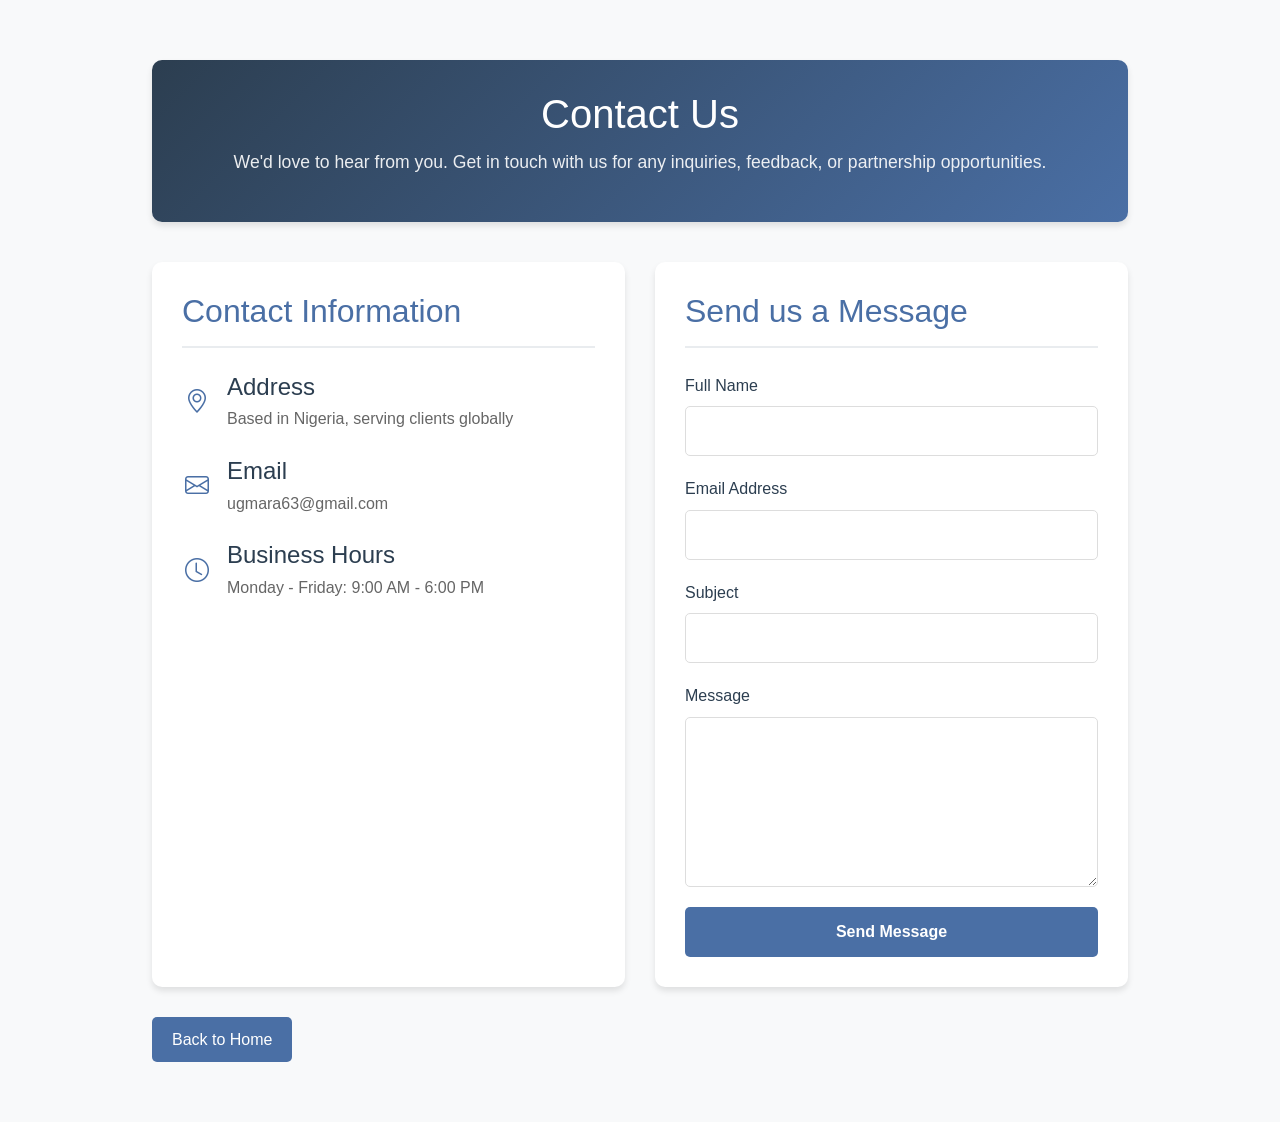
<file: contact.html>
<!DOCTYPE html>
<html lang="en">
<head>
    <meta charset="UTF-8">
    <meta name="viewport" content="width=device-width, initial-scale=1.0">
    <meta name="description" content="Contact UGTECH NEWS - Get in touch with us for inquiries, feedback, or partnerships.">
    <meta name="robots" content="index, follow">

    <!-- Open Graph Tags -->
    <meta property="og:title" content="Contact Us - UGTECH NEWS">
    <meta property="og:description" content="Get in touch with us for inquiries, feedback, or partnerships.">
    <meta property="og:type" content="website">
    <meta property="og:url" content="https://yourwebsite.com/contact.html">

    <title>Contact Us - UGTECH NEWS</title>

    <!-- Google AdSense Code -->
    <script async src="https://pagead2.googlesyndication.com/pagead/js/adsbygoogle.js?client=ca-pub-XXXXXXXXXXXXXXXX" crossorigin="anonymous"></script>

    <!-- Bootstrap CSS -->
    <link href="https://cdn.jsdelivr.net/npm/bootstrap@5.3.0/dist/css/bootstrap.min.css" rel="stylesheet">
    <!-- Bootstrap Icons -->
    <link rel="stylesheet" href="https://cdn.jsdelivr.net/npm/bootstrap-icons@1.10.0/font/bootstrap-icons.css">

   <link rel="stylesheet" href="styles/style.css">
</head>
<body>
    <div class="container">
        <!-- Page Header -->
        <div class="page-header">
            <h1>Contact Us</h1>
            <p>We'd love to hear from you. Get in touch with us for any inquiries, feedback, or partnership opportunities.</p>
        </div>

        <div class="contact-wrapper">
            <!-- Contact Information -->
            <div class="contact-info-card">
                <h2>Contact Information</h2>

                <div class="contact-item">
                    <i class="bi bi-geo-alt"></i>
                    <div>
                        <h4>Address</h4>
                        <p>Based in Nigeria, serving clients globally</p>
                    </div>
                </div>

                <div class="contact-item">
                    <i class="bi bi-envelope"></i>
                    <div>
                        <h4>Email</h4>
                        <p>ugmara63@gmail.com</p>
                    </div>
                </div>

                

                <div class="contact-item">
                    <i class="bi bi-clock"></i>
                    <div>
                        <h4>Business Hours</h4>
                        <p>Monday - Friday: 9:00 AM - 6:00 PM</p>
                    </div>
                </div>
            </div>

            <!-- Contact Form -->
            <div class="contact-form-card">
                <h2>Send us a Message</h2>
                <form id="contactForm">
                    <div class="form-group">
                        <label for="name">Full Name</label>
                        <input type="text" id="name" name="name" class="form-control" required>
                    </div>

                    <div class="form-group">
                        <label for="email">Email Address</label>
                        <input type="email" id="email" name="email" class="form-control" required>
                    </div>

                    <div class="form-group">
                        <label for="subject">Subject</label>
                        <input type="text" id="subject" name="subject" class="form-control" required>
                    </div>

                    <div class="form-group">
                        <label for="message">Message</label>
                        <textarea id="message" name="message" class="form-control" rows="6" required></textarea>
                    </div>

                    <button type="submit" class="btn-submit">Send Message</button>
                </form>
            </div>
        </div>

        <a href="index.html" class="back-link">Back to Home</a>
    </div>

    <!-- Bootstrap JS -->
    <script src="https://cdn.jsdelivr.net/npm/bootstrap@5.3.0/dist/js/bootstrap.bundle.min.js"></script>

   <script src="js/script.js"></script>
</body>
</html>
</file>
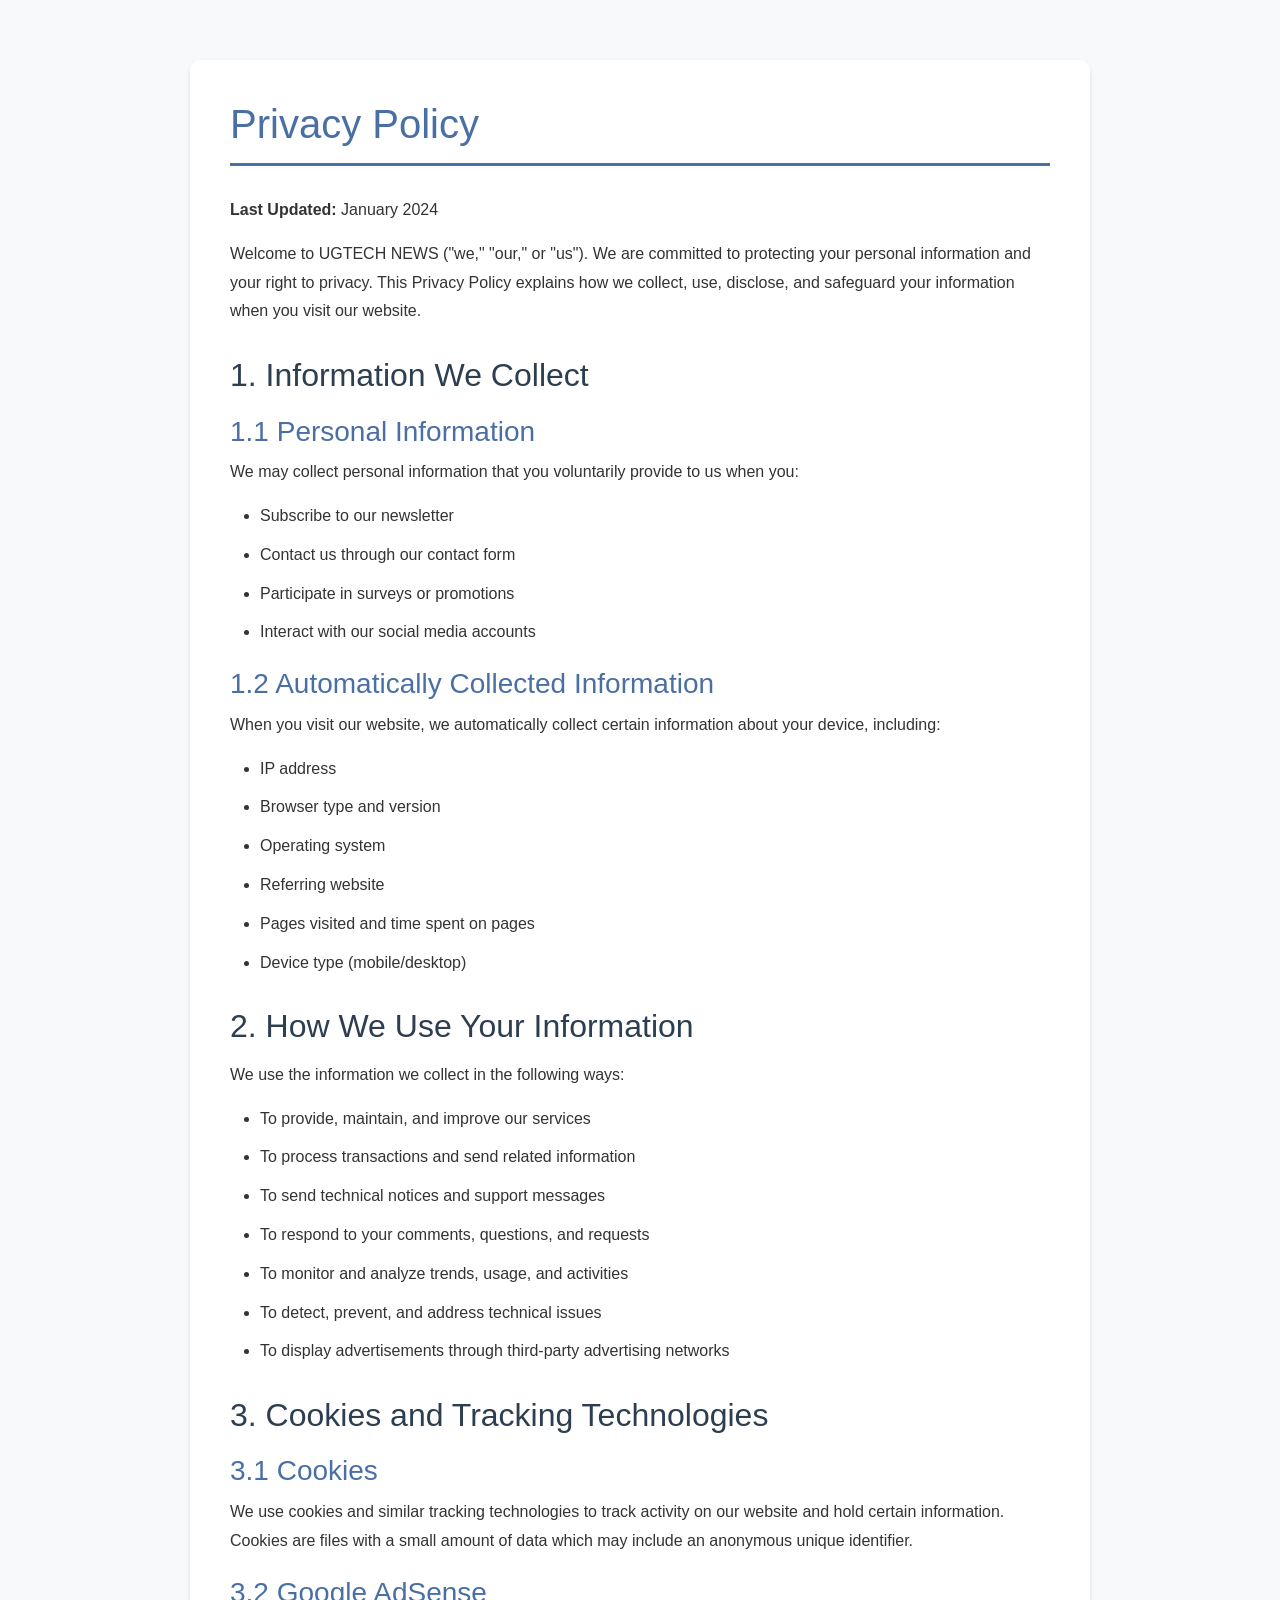
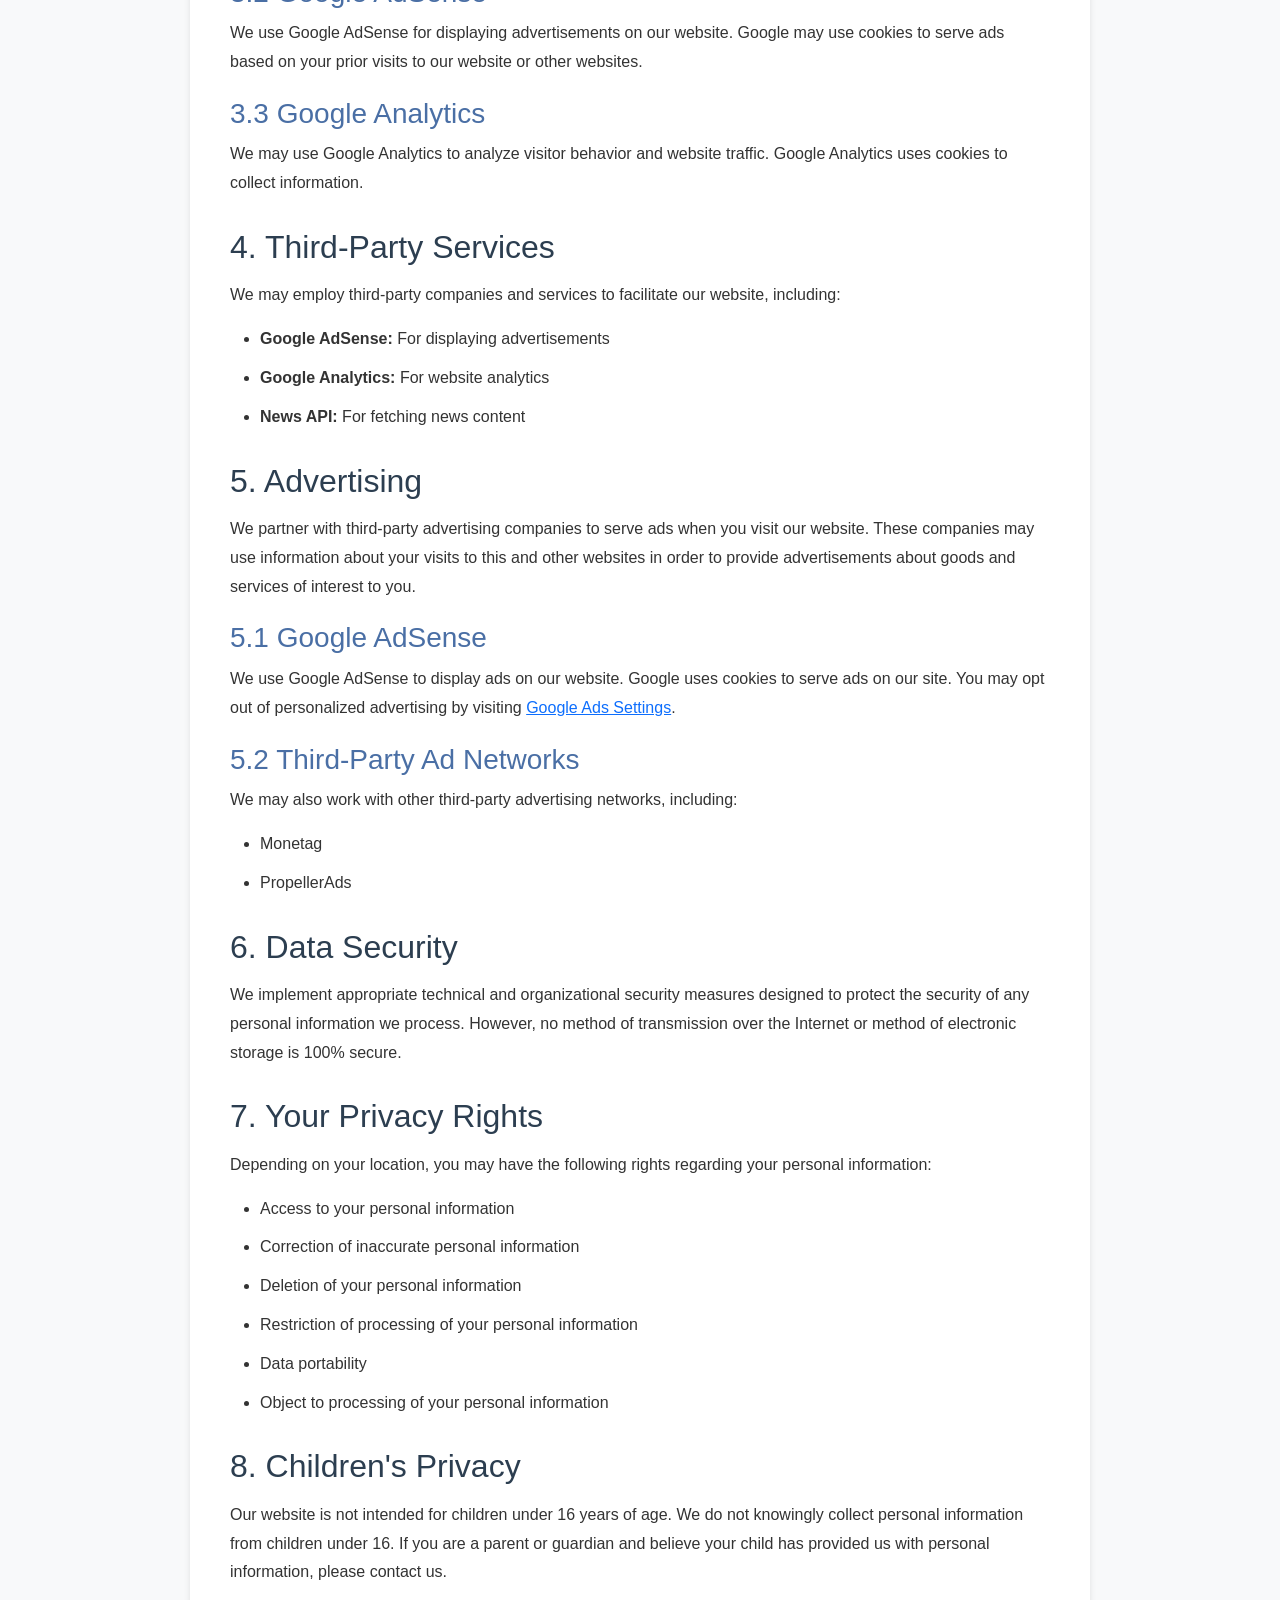
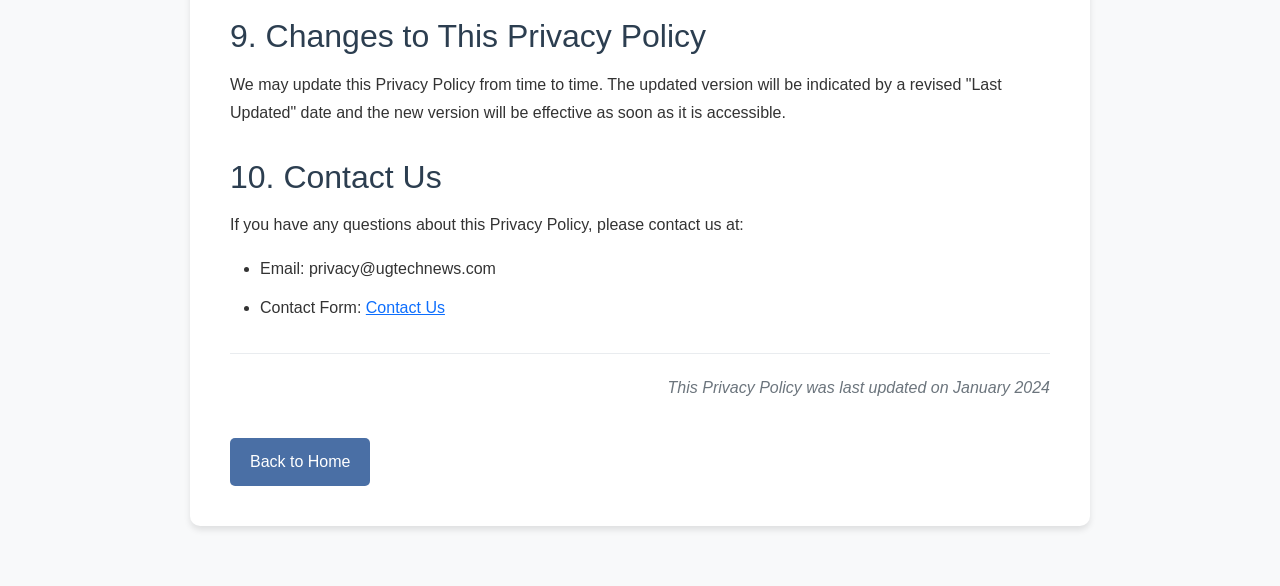
<file: privacy-policy.html>
<!DOCTYPE html>
<html lang="en">
<head>
    <meta charset="UTF-8">
    <meta name="viewport" content="width=device-width, initial-scale=1.0">
    <meta name="description" content="Privacy Policy for UGTECH NEWS - Learn about how we collect, use, and protect your personal information.">
    <meta name="robots" content="index, follow">

    <!-- Open Graph Tags -->
    <meta property="og:title" content="Privacy Policy - UGTECH NEWS">
    <meta property="og:description" content="Learn about how we collect, use, and protect your personal information.">
    <meta property="og:type" content="website">
    <meta property="og:url" content="https://yourwebsite.com/privacy-policy.html">

    <title>Privacy Policy - UGTECH NEWS</title>

    <!-- Google AdSense Code -->
    <script async src="https://pagead2.googlesyndication.com/pagead/js/adsbygoogle.js?client=ca-pub-XXXXXXXXXXXXXXXX" crossorigin="anonymous"></script>

    <!-- Bootstrap CSS -->
    <link href="https://cdn.jsdelivr.net/npm/bootstrap@5.3.0/dist/css/bootstrap.min.css" rel="stylesheet">

    <style>
        body {
            font-family: "Segoe UI", Tahoma, Geneva, Verdana, sans-serif;
            line-height: 1.8;
            color: #333;
            background-color: #f8f9fa;
            padding: 20px;
        }

        .container {
            max-width: 900px;
            margin: 40px auto;
            background: white;
            padding: 40px;
            border-radius: 10px;
            box-shadow: 0 4px 6px rgba(0, 0, 0, 0.1);
        }

        h1 {
            color: #4a6fa5;
            margin-bottom: 30px;
            padding-bottom: 15px;
            border-bottom: 3px solid #4a6fa5;
        }

        h2 {
            color: #2c3e50;
            margin-top: 30px;
            margin-bottom: 15px;
        }

        h3 {
            color: #4a6fa5;
            margin-top: 20px;
            margin-bottom: 10px;
        }

        p {
            margin-bottom: 15px;
        }

        ul, ol {
            margin-bottom: 20px;
            padding-left: 30px;
        }

        li {
            margin-bottom: 10px;
        }

        .last-updated {
            text-align: right;
            font-style: italic;
            color: #6c757d;
            margin-top: 30px;
            padding-top: 20px;
            border-top: 1px solid #e9ecef;
        }

        .back-link {
            display: inline-block;
            margin-top: 20px;
            padding: 10px 20px;
            background-color: #4a6fa5;
            color: white;
            text-decoration: none;
            border-radius: 5px;
            transition: background-color 0.3s ease;
        }

        .back-link:hover {
            background-color: #3a5a85;
        }

        @media (max-width: 768px) {
            .container {
                padding: 20px;
                margin: 20px auto;
            }

            h1 {
                font-size: 1.8rem;
            }

            h2 {
                font-size: 1.4rem;
            }
        }
    </style>
</head>
<body>
    <div class="container">
        <h1>Privacy Policy</h1>

        <p><strong>Last Updated:</strong> January 2024</p>

        <p>Welcome to UGTECH NEWS ("we," "our," or "us"). We are committed to protecting your personal information and your right to privacy. This Privacy Policy explains how we collect, use, disclose, and safeguard your information when you visit our website.</p>

        <h2>1. Information We Collect</h2>

        <h3>1.1 Personal Information</h3>
        <p>We may collect personal information that you voluntarily provide to us when you:</p>
        <ul>
            <li>Subscribe to our newsletter</li>
            <li>Contact us through our contact form</li>
            <li>Participate in surveys or promotions</li>
            <li>Interact with our social media accounts</li>
        </ul>

        <h3>1.2 Automatically Collected Information</h3>
        <p>When you visit our website, we automatically collect certain information about your device, including:</p>
        <ul>
            <li>IP address</li>
            <li>Browser type and version</li>
            <li>Operating system</li>
            <li>Referring website</li>
            <li>Pages visited and time spent on pages</li>
            <li>Device type (mobile/desktop)</li>
        </ul>

        <h2>2. How We Use Your Information</h2>
        <p>We use the information we collect in the following ways:</p>
        <ul>
            <li>To provide, maintain, and improve our services</li>
            <li>To process transactions and send related information</li>
            <li>To send technical notices and support messages</li>
            <li>To respond to your comments, questions, and requests</li>
            <li>To monitor and analyze trends, usage, and activities</li>
            <li>To detect, prevent, and address technical issues</li>
            <li>To display advertisements through third-party advertising networks</li>
        </ul>

        <h2>3. Cookies and Tracking Technologies</h2>

        <h3>3.1 Cookies</h3>
        <p>We use cookies and similar tracking technologies to track activity on our website and hold certain information. Cookies are files with a small amount of data which may include an anonymous unique identifier.</p>

        <h3>3.2 Google AdSense</h3>
        <p>We use Google AdSense for displaying advertisements on our website. Google may use cookies to serve ads based on your prior visits to our website or other websites.</p>

        <h3>3.3 Google Analytics</h3>
        <p>We may use Google Analytics to analyze visitor behavior and website traffic. Google Analytics uses cookies to collect information.</p>

        <h2>4. Third-Party Services</h2>
        <p>We may employ third-party companies and services to facilitate our website, including:</p>
        <ul>
            <li><strong>Google AdSense:</strong> For displaying advertisements</li>
            <li><strong>Google Analytics:</strong> For website analytics</li>
            <li><strong>News API:</strong> For fetching news content</li>
        </ul>

        <h2>5. Advertising</h2>
        <p>We partner with third-party advertising companies to serve ads when you visit our website. These companies may use information about your visits to this and other websites in order to provide advertisements about goods and services of interest to you.</p>

        <h3>5.1 Google AdSense</h3>
        <p>We use Google AdSense to display ads on our website. Google uses cookies to serve ads on our site. You may opt out of personalized advertising by visiting <a href="https://www.google.com/settings/ads" target="_blank">Google Ads Settings</a>.</p>

        <h3>5.2 Third-Party Ad Networks</h3>
        <p>We may also work with other third-party advertising networks, including:</p>
        <ul>
            <li>Monetag</li>
            <li>PropellerAds</li>
        </ul>

        <h2>6. Data Security</h2>
        <p>We implement appropriate technical and organizational security measures designed to protect the security of any personal information we process. However, no method of transmission over the Internet or method of electronic storage is 100% secure.</p>

        <h2>7. Your Privacy Rights</h2>
        <p>Depending on your location, you may have the following rights regarding your personal information:</p>
        <ul>
            <li>Access to your personal information</li>
            <li>Correction of inaccurate personal information</li>
            <li>Deletion of your personal information</li>
            <li>Restriction of processing of your personal information</li>
            <li>Data portability</li>
            <li>Object to processing of your personal information</li>
        </ul>

        <h2>8. Children's Privacy</h2>
        <p>Our website is not intended for children under 16 years of age. We do not knowingly collect personal information from children under 16. If you are a parent or guardian and believe your child has provided us with personal information, please contact us.</p>

        <h2>9. Changes to This Privacy Policy</h2>
        <p>We may update this Privacy Policy from time to time. The updated version will be indicated by a revised "Last Updated" date and the new version will be effective as soon as it is accessible.</p>

        <h2>10. Contact Us</h2>
        <p>If you have any questions about this Privacy Policy, please contact us at:</p>
        <ul>
            <li>Email: privacy@ugtechnews.com</li>
            <li>Contact Form: <a href="contact.html">Contact Us</a></li>
        </ul>

        <div class="last-updated">
            <p>This Privacy Policy was last updated on January 2024</p>
        </div>

        <a href="index.html" class="back-link">Back to Home</a>
    </div>

    <!-- Bootstrap JS -->
    <script src="https://cdn.jsdelivr.net/npm/bootstrap@5.3.0/dist/js/bootstrap.bundle.min.js"></script>
</body>
</html>
</file>
<file: styles/style.css>
/* Reset and Base Styles */
        * {
            margin: 0;
            padding: 0;
            box-sizing: border-box;
        }

        body {
            font-family: "Segoe UI", Tahoma, Geneva, Verdana, sans-serif;
            line-height: 1.6;
            color: #333;
            background-color: #f8f9fa;
            padding: 20px;
        }

        /* Container */
        .container {
            max-width: 1400px;
            margin: 0 auto;
        }

        /* Header */
        header {
            text-align: center;
            margin-bottom: 30px;
            padding: 20px;
            background: linear-gradient(135deg, #2c3e50 0%, #4a6fa5 100%);
            color: white;
            border-radius: 10px;
            box-shadow: 0 4px 6px rgba(0, 0, 0, 0.1);
        }

        header h1 {
            font-size: 2.5rem;
            margin-bottom: 10px;
        }

        header p {
            font-size: 1.1rem;
            opacity: 0.9;
        }

        /* Navigation */
        .navbar {
            background-color: #fff;
            box-shadow: 0 2px 4px rgba(0, 0, 0, 0.1);
            border-radius: 10px;
            margin-bottom: 30px;
        }

        .navbar-brand {
            color: #4a6fa5;
            font-weight: bold;
        }

        .nav-link {
            color: #333;
            transition: color 0.3s ease;
        }

        .nav-link:hover {
            color: #4a6fa5;
        }

        /* Category Filters */
        .category-filters {
            display: flex;
            justify-content: center;
            gap: 10px;
            margin-bottom: 30px;
            flex-wrap: wrap;
        }

        .filter-btn {
            padding: 10px 20px;
            border: none;
            border-radius: 25px;
            background-color: white;
            color: #4a6fa5;
            font-size: 1rem;
            font-weight: 600;
            cursor: pointer;
            transition: all 0.3s ease;
            box-shadow: 0 2px 4px rgba(0, 0, 0, 0.1);
        }

        .filter-btn:hover {
            transform: translateY(-2px);
            box-shadow: 0 4px 8px rgba(0, 0, 0, 0.15);
        }

        .filter-btn.active {
            background-color: #4a6fa5;
            color: white;
        }

        /* Main Content Layout */
        .main-content {
            display: grid;
            grid-template-columns: 1fr 300px;
            gap: 30px;
        }

        /* News Grid */
        .news-grid {
            display: grid;
            grid-template-columns: repeat(auto-fill, minmax(300px, 1fr));
            gap: 25px;
            margin-bottom: 40px;
        }

        /* News Card */
        .news-card {
            background: white;
            border-radius: 10px;
            overflow: hidden;
            box-shadow: 0 4px 6px rgba(0, 0, 0, 0.1);
            transition: transform 0.3s ease, box-shadow 0.3s ease;
            display: flex;
            flex-direction: column;
        }

        .news-card:hover {
            transform: translateY(-5px);
            box-shadow: 0 8px 15px rgba(0, 0, 0, 0.15);
        }

        .news-image {
            width: 100%;
            height: 200px;
            object-fit: cover;
            background-color: #e9ecef;
        }

        .news-content {
            padding: 20px;
            flex-grow: 1;
            display: flex;
            flex-direction: column;
        }

        .news-title {
            font-size: 1.25rem;
            margin-bottom: 10px;
            color: #333;
            font-weight: 600;
        }

        .news-description {
            font-size: 0.95rem;
            color: #666;
            margin-bottom: 15px;
            flex-grow: 1;
        }

        .news-meta {
            display: flex;
            justify-content: space-between;
            align-items: center;
            margin-bottom: 15px;
            font-size: 0.85rem;
            color: #999;
        }

        .read-more-btn {
            display: inline-block;
            padding: 8px 16px;
            background-color: #4a6fa5;
            color: white;
            text-decoration: none;
            border-radius: 5px;
            font-weight: 500;
            transition: background-color 0.3s ease;
            text-align: center;
        }

        .read-more-btn:hover {
            background-color: #3a5a85;
        }

        /* Trending Section */
        .trending-section {
            background: white;
            border-radius: 10px;
            padding: 20px;
            box-shadow: 0 4px 6px rgba(0, 0, 0, 0.1);
            margin-bottom: 30px;
        }

        .trending-section h3 {
            color: #4a6fa5;
            margin-bottom: 20px;
            padding-bottom: 10px;
            border-bottom: 2px solid #e9ecef;
        }

        .trending-item {
            padding: 10px 0;
            border-bottom: 1px solid #e9ecef;
            transition: background-color 0.3s ease;
        }

        .trending-item:last-child {
            border-bottom: none;
        }

        .trending-item:hover {
            background-color: #f8f9fa;
        }

        .trending-title {
            font-weight: 600;
            color: #333;
            margin-bottom: 5px;
        }

        .trending-meta {
            font-size: 0.85rem;
            color: #999;
        }

        /* Ad Placements */
        .ad-container {
            background: #f8f9fa;
            border: 1px dashed #ccc;
            padding: 20px;
            margin: 20px 0;
            text-align: center;
            border-radius: 10px;
            min-height: 100px;
        }

        .ad-label {
            font-size: 0.8rem;
            color: #999;
            margin-bottom: 10px;
        }

        .sidebar-ad {
            margin-bottom: 20px;
        }

        .in-article-ad {
            margin: 20px 0;
        }

        /* Loading State */
        .loading {
            text-align: center;
            padding: 40px;
            font-size: 1.2rem;
            color: #4a6fa5;
        }

        /* Error State */
        .error {
            text-align: center;
            padding: 40px;
            background-color: #f8d7da;
            color: #721c24;
            border-radius: 10px;
            margin-bottom: 20px;
        }

        /* Click Log Section */
        .click-log-section {
            background: white;
            border-radius: 10px;
            padding: 25px;
            box-shadow: 0 4px 6px rgba(0, 0, 0, 0.1);
        }

        .click-log-header {
            display: flex;
            justify-content: space-between;
            align-items: center;
            margin-bottom: 20px;
            padding-bottom: 15px;
            border-bottom: 2px solid #e9ecef;
        }

        .click-log-header h2 {
            font-size: 1.5rem;
            color: #333;
        }

        .clear-log-btn {
            padding: 8px 16px;
            background-color: #dc3545;
            color: white;
            border: none;
            border-radius: 5px;
            cursor: pointer;
            font-weight: 500;
            transition: background-color 0.3s ease;
        }

        .clear-log-btn:hover {
            background-color: #c82333;
        }

        .click-log-table {
            width: 100%;
            border-collapse: collapse;
        }

        .click-log-table th,
        .click-log-table td {
            padding: 12px 15px;
            text-align: left;
            border-bottom: 1px solid #e9ecef;
        }

        .click-log-table th {
            background-color: #f8f9fa;
            font-weight: 600;
            color: #495057;
        }

        .click-log-table tr:hover {
            background-color: #f8f9fa;
        }

        .click-log-table td:first-child {
            max-width: 70%;
            overflow: hidden;
            text-overflow: ellipsis;
            white-space: nowrap;
        }

        .empty-log-message {
            text-align: center;
            padding: 20px;
            color: #6c757d;
            font-style: italic;
        }

        /* Last Updated Info */
        .last-updated {
            text-align: center;
            margin-top: 10px;
            font-size: 0.9rem;
            color: #6c757d;
        }

        /* Load More Button */
        .load-more-container {
            text-align: center;
            margin: 30px 0;
        }

        .load-more-btn {
            padding: 12px 30px;
            background-color: #4a6fa5;
            color: white;
            border: none;
            border-radius: 25px;
            font-size: 1rem;
            font-weight: 600;
            cursor: pointer;
            transition: all 0.3s ease;
            box-shadow: 0 2px 4px rgba(0, 0, 0, 0.1);
        }

        .load-more-btn:hover {
            transform: translateY(-2px);
            box-shadow: 0 4px 8px rgba(0, 0, 0, 0.15);
            background-color: #3a5a85;
        }

        .load-more-btn:disabled {
            background-color: #ccc;
            cursor: not-allowed;
            transform: none;
        }

        /* Footer */
        footer {
            background-color: #2c3e50;
            color: white;
            padding: 40px 20px;
            margin-top: 50px;
            border-radius: 10px;
        }

        .footer-content {
            display: grid;
            grid-template-columns: repeat(auto-fit, minmax(250px, 1fr));
            gap: 30px;
            max-width: 1400px;
            margin: 0 auto;
        }

        .footer-section h4 {
            margin-bottom: 20px;
            color: #4a6fa5;
        }

        .footer-section a {
            color: #fff;
            text-decoration: none;
            display: block;
            margin-bottom: 10px;
            transition: color 0.3s ease;
        }

        .footer-section a:hover {
            color: #4a6fa5;
        }

        .copyright {
            text-align: center;
            margin-top: 30px;
            padding-top: 20px;
            border-top: 1px solid rgba(255, 255, 255, 0.1);
            color: rgba(255, 255, 255, 0.7);
        }

        /* Responsive Design */
        @media (max-width: 992px) {
            .main-content {
                grid-template-columns: 1fr;
            }
        }

        @media (max-width: 768px) {
            header h1 {
                font-size: 2rem;
            }

            .category-filters {
                gap: 8px;
            }

            .filter-btn {
                padding: 8px 16px;
                font-size: 0.9rem;
            }

            .news-grid {
                grid-template-columns: 1fr;
            }

            .click-log-table {
                font-size: 0.85rem;
            }

            .click-log-table td,
            .click-log-table th {
                padding: 8px 10px;
            }
        }

        /* end of index.html styling */

        /* about.html styling */

        .container {
            max-width: 1000px;
            margin: 40px auto;
        }

        .page-header {
            text-align: center;
            margin-bottom: 40px;
            padding: 30px;
            background: linear-gradient(135deg, #2c3e50 0%, #4a6fa5 100%);
            color: white;
            border-radius: 10px;
            box-shadow: 0 4px 6px rgba(0, 0, 0, 0.1);
        }

        .page-header h1 {
            font-size: 2.5rem;
            margin-bottom: 10px;
        }

        .page-header p {
            font-size: 1.1rem;
            opacity: 0.9;
        }

        .content-section {
            background: white;
            padding: 30px;
            border-radius: 10px;
            box-shadow: 0 4px 6px rgba(0, 0, 0, 0.1);
            margin-bottom: 30px;
        }

        .content-section h2 {
            color: #4a6fa5;
            margin-bottom: 20px;
            padding-bottom: 10px;
            border-bottom: 2px solid #e9ecef;
        }

        .mission-vision-grid {
            display: grid;
            grid-template-columns: 1fr 1fr;
            gap: 30px;
            margin-bottom: 30px;
        }

        .mission-card, .vision-card {
            background: #f8f9fa;
            padding: 25px;
            border-radius: 10px;
            text-align: center;
        }

        .mission-card i, .vision-card i {
            font-size: 3rem;
            color: #4a6fa5;
            margin-bottom: 15px;
        }

        .mission-card h3, .vision-card h3 {
            color: #2c3e50;
            margin-bottom: 15px;
        }

        .stats-grid {
            display: grid;
            grid-template-columns: repeat(4, 1fr);
            gap: 20px;
            margin: 30px 0;
        }

        .stat-item {
            text-align: center;
            padding: 20px;
            background: linear-gradient(135deg, #4a6fa5 0%, #2c3e50 100%);
            color: white;
            border-radius: 10px;
        }

        .stat-number {
            font-size: 2.5rem;
            font-weight: bold;
            margin-bottom: 5px;
        }

        .stat-label {
            font-size: 0.9rem;
            opacity: 0.9;
        }

        .team-section {
            margin-top: 40px;
        }

        .team-grid {
            display: grid;
            grid-template-columns: repeat(auto-fit, minmax(250px, 1fr));
            gap: 30px;
            margin-top: 30px;
        }

        .team-member {
            background: white;
            border-radius: 10px;
            overflow: hidden;
            box-shadow: 0 4px 6px rgba(0, 0, 0, 0.1);
            text-align: center;
        }

        .team-member img {
            width: 100%;
            height: 200px;
            object-fit: cover;
            background-color: #e9ecef;
        }

        .team-member-info {
            padding: 20px;
        }

        .team-member h4 {
            color: #2c3e50;
            margin-bottom: 5px;
        }

        .team-member p {
            color: #666;
            font-size: 0.9rem;
            margin-bottom: 10px;
        }

        .social-links {
            margin-top: 15px;
        }

        .social-links a {
            display: inline-flex;
            align-items: center;
            justify-content: center;
            width: 35px;
            height: 35px;
            background-color: #4a6fa5;
            color: white;
            border-radius: 50%;
            margin-right: 5px;
            transition: all 0.3s ease;
            text-decoration: none;
        }

        .social-links a:hover {
            background-color: #3a5a85;
            transform: translateY(-2px);
        }

        .back-link {
            display: inline-block;
            margin-top: 30px;
            padding: 10px 20px;
            background-color: #4a6fa5;
            color: white;
            text-decoration: none;
            border-radius: 5px;
            transition: background-color 0.3s ease;
        }

        .back-link:hover {
            background-color: #3a5a85;
        }

        @media (max-width: 768px) {
            .page-header h1 {
                font-size: 2rem;
            }

            .mission-vision-grid {
                grid-template-columns: 1fr;
            }

            .stats-grid {
                grid-template-columns: 1fr 1fr;
            }

            .content-section {
                padding: 20px;
            }
        }

        /* end of styling for about.html */

        /* styling for contact.html */
        
        .container {
            max-width: 1000px;
            margin: 40px auto;
        }

        .page-header {
            text-align: center;
            margin-bottom: 40px;
            padding: 30px;
            background: linear-gradient(135deg, #2c3e50 0%, #4a6fa5 100%);
            color: white;
            border-radius: 10px;
            box-shadow: 0 4px 6px rgba(0, 0, 0, 0.1);
        }

        .page-header h1 {
            font-size: 2.5rem;
            margin-bottom: 10px;
        }

        .page-header p {
            font-size: 1.1rem;
            opacity: 0.9;
        }

        .contact-wrapper {
            display: grid;
            grid-template-columns: 1fr 1fr;
            gap: 30px;
        }

        .contact-info-card {
            background: white;
            padding: 30px;
            border-radius: 10px;
            box-shadow: 0 4px 6px rgba(0, 0, 0, 0.1);
        }

        .contact-info-card h2 {
            color: #4a6fa5;
            margin-bottom: 25px;
            padding-bottom: 15px;
            border-bottom: 2px solid #e9ecef;
        }

        .contact-item {
            display: flex;
            align-items: center;
            margin-bottom: 25px;
        }

        .contact-item i {
            font-size: 1.5rem;
            color: #4a6fa5;
            margin-right: 15px;
            width: 30px;
            text-align: center;
        }

        .contact-item h4 {
            margin-bottom: 5px;
            color: #2c3e50;
        }

        .contact-item p {
            margin: 0;
            color: #666;
        }

        .social-links {
            margin-top: 30px;
        }

        .social-links h3 {
            color: #2c3e50;
            margin-bottom: 15px;
        }

        .social-links a {
            display: inline-flex;
            align-items: center;
            justify-content: center;
            width: 45px;
            height: 45px;
            background-color: #4a6fa5;
            color: white;
            border-radius: 50%;
            margin-right: 10px;
            transition: all 0.3s ease;
            text-decoration: none;
        }

        .social-links a:hover {
            background-color: #3a5a85;
            transform: translateY(-3px);
        }

        .social-links a i {
            font-size: 1.2rem;
            margin: 0;
        }

        .contact-form-card {
            background: white;
            padding: 30px;
            border-radius: 10px;
            box-shadow: 0 4px 6px rgba(0, 0, 0, 0.1);
        }

        .contact-form-card h2 {
            color: #4a6fa5;
            margin-bottom: 25px;
            padding-bottom: 15px;
            border-bottom: 2px solid #e9ecef;
        }

        .form-group {
            margin-bottom: 20px;
        }

        .form-group label {
            display: block;
            margin-bottom: 8px;
            color: #2c3e50;
            font-weight: 500;
        }

        .form-control {
            width: 100%;
            padding: 12px 15px;
            border: 1px solid #ddd;
            border-radius: 5px;
            font-size: 1rem;
            transition: border-color 0.3s ease;
        }

        .form-control:focus {
            border-color: #4a6fa5;
            outline: none;
            box-shadow: 0 0 0 3px rgba(74, 111, 165, 0.1);
        }

        .btn-submit {
            background-color: #4a6fa5;
            color: white;
            padding: 12px 30px;
            border: none;
            border-radius: 5px;
            font-size: 1rem;
            font-weight: 600;
            cursor: pointer;
            transition: all 0.3s ease;
            width: 100%;
        }

        .btn-submit:hover {
            background-color: #3a5a85;
            transform: translateY(-2px);
            box-shadow: 0 4px 8px rgba(0, 0, 0, 0.15);
        }

        .back-link {
            display: inline-block;
            margin-top: 30px;
            padding: 10px 20px;
            background-color: #4a6fa5;
            color: white;
            text-decoration: none;
            border-radius: 5px;
            transition: background-color 0.3s ease;
        }

        .back-link:hover {
            background-color: #3a5a85;
        }

        @media (max-width: 768px) {
            .contact-wrapper {
                grid-template-columns: 1fr;
            }

            .page-header h1 {
                font-size: 2rem;
            }

            .contact-info-card,
            .contact-form-card {
                padding: 20px;
            }
        }
</file>
